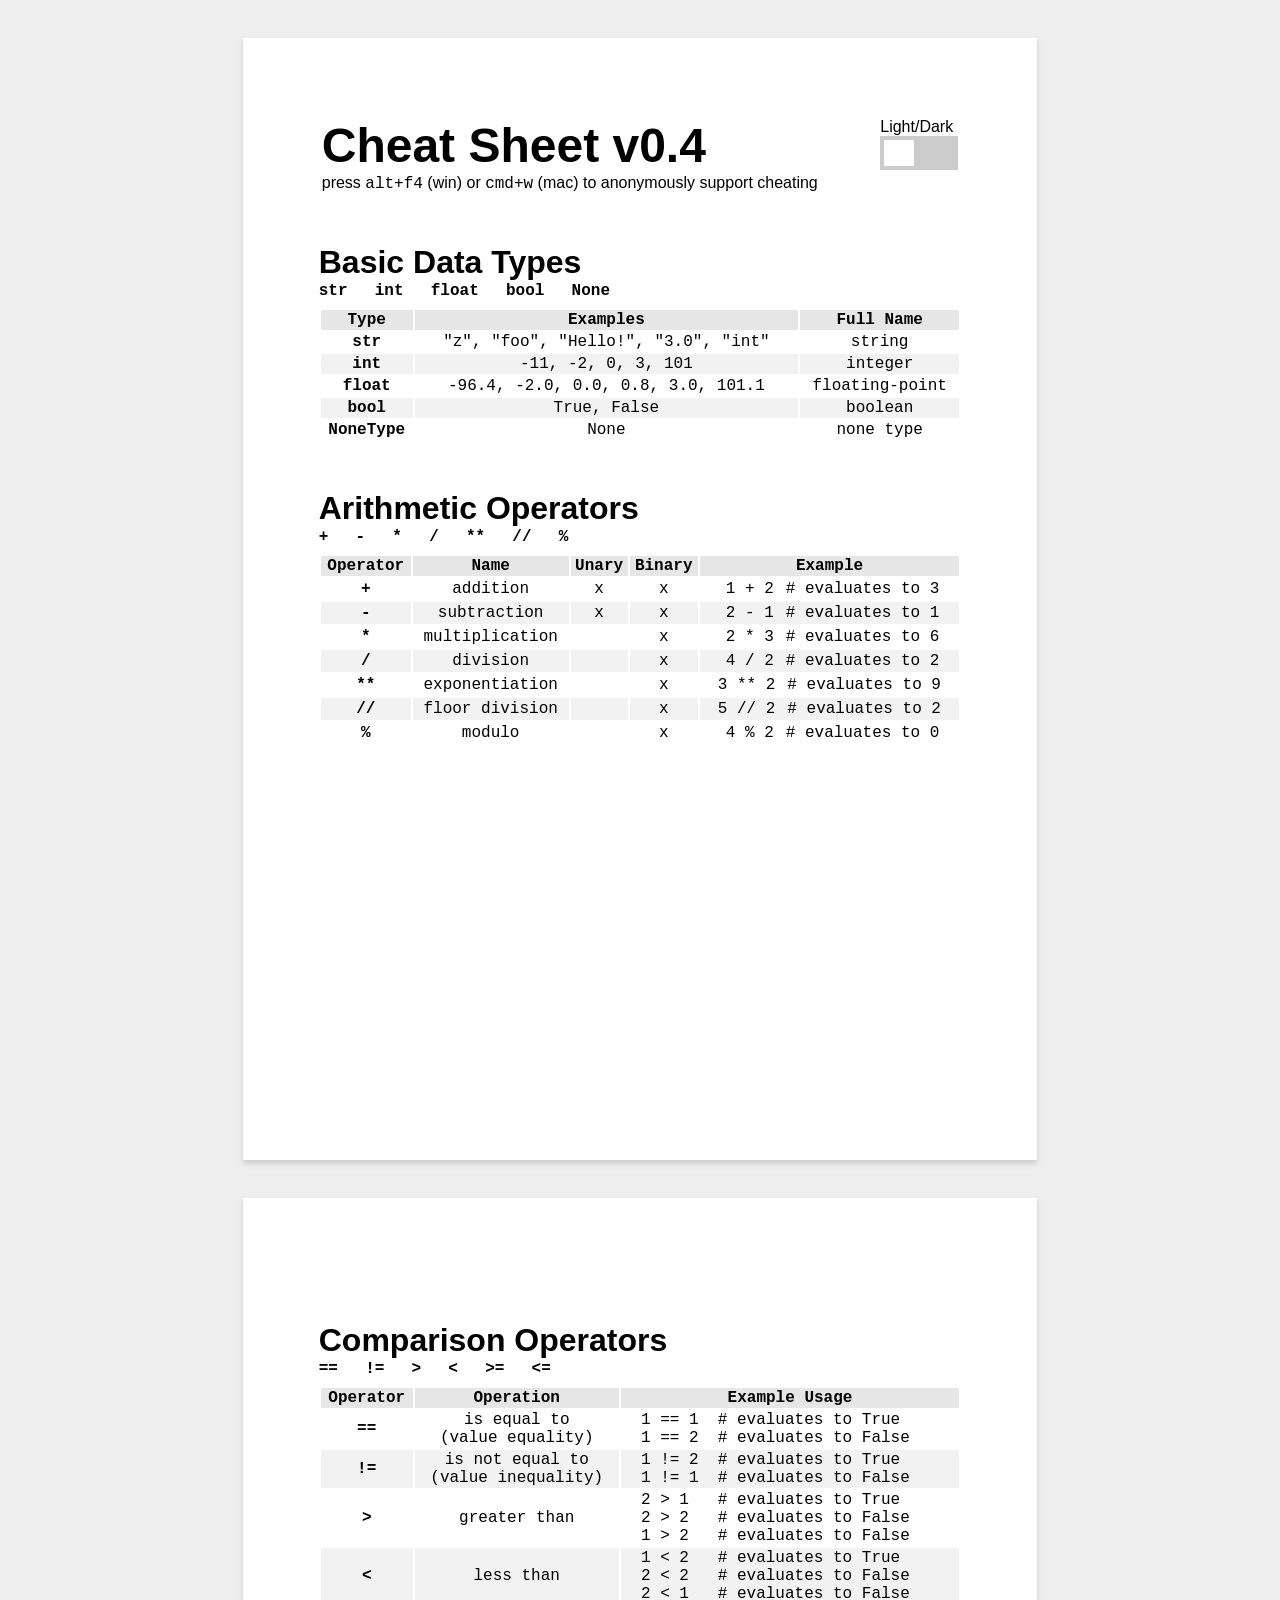
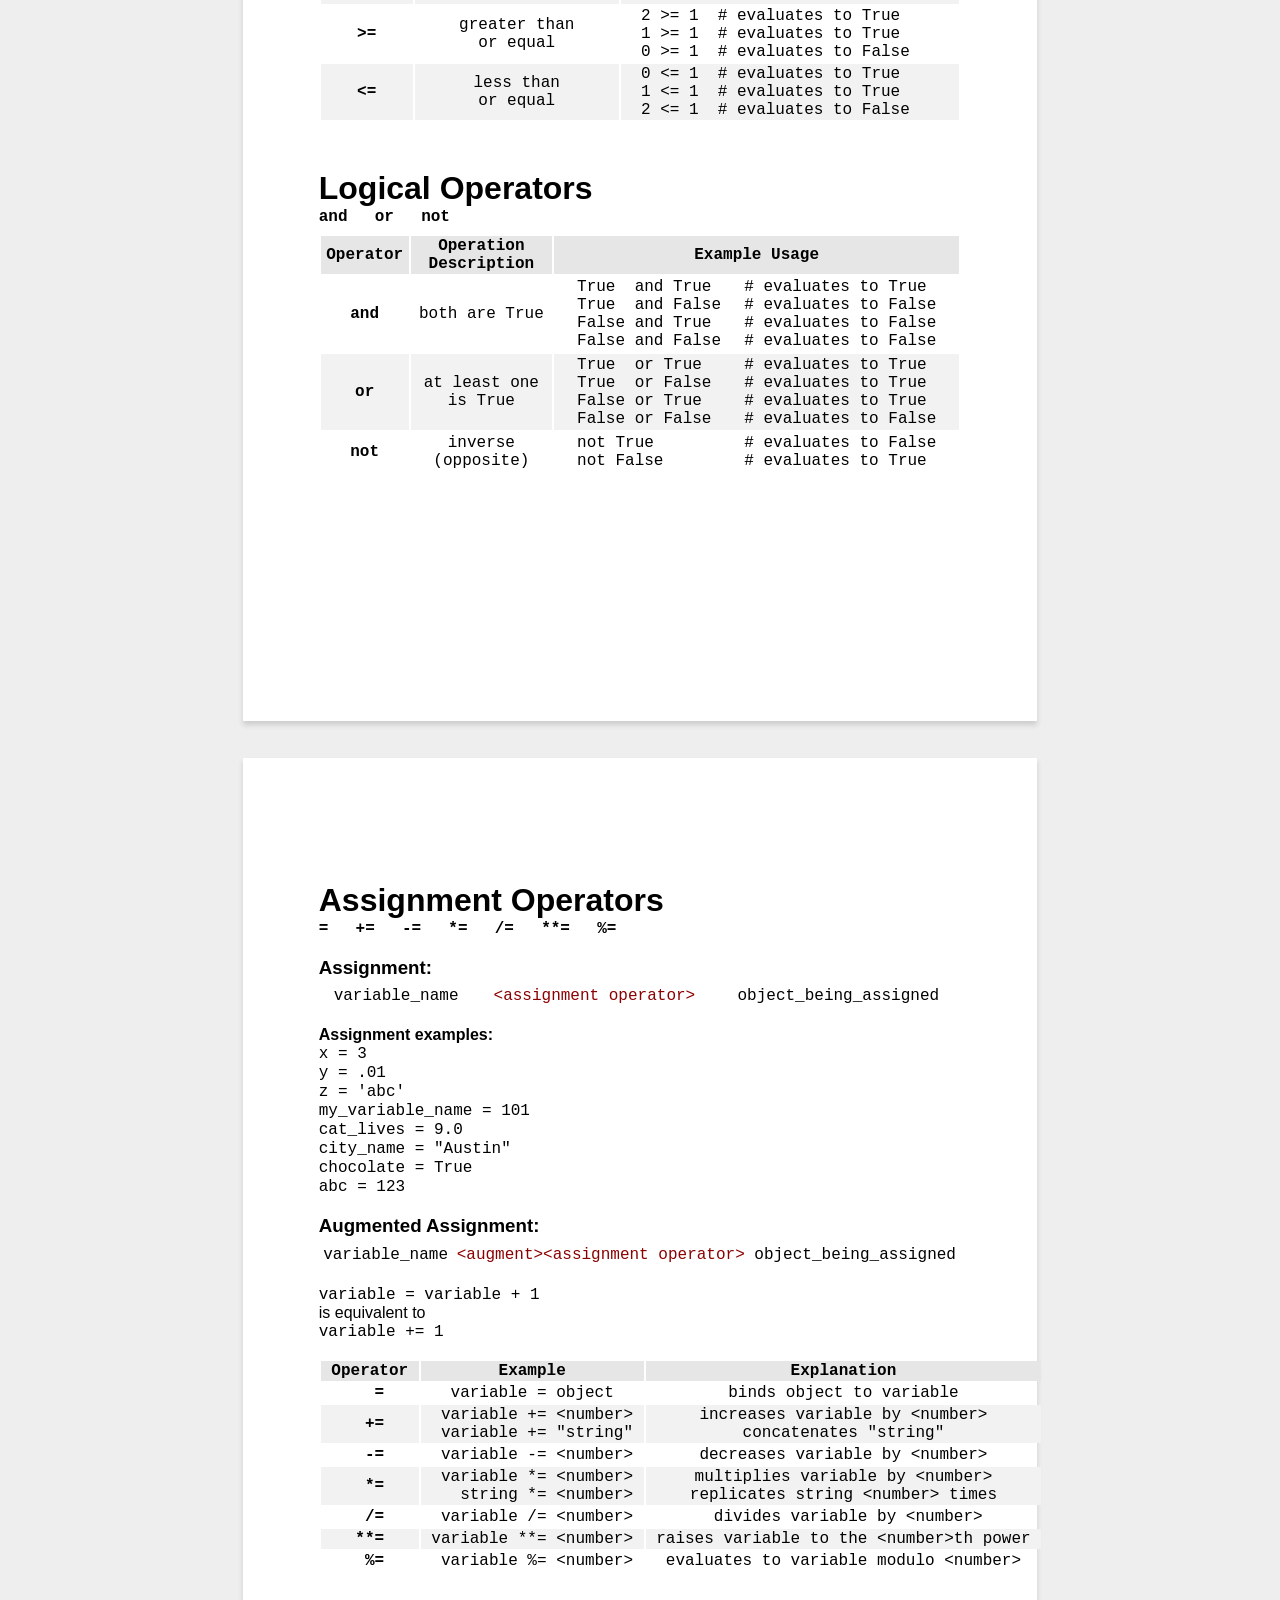
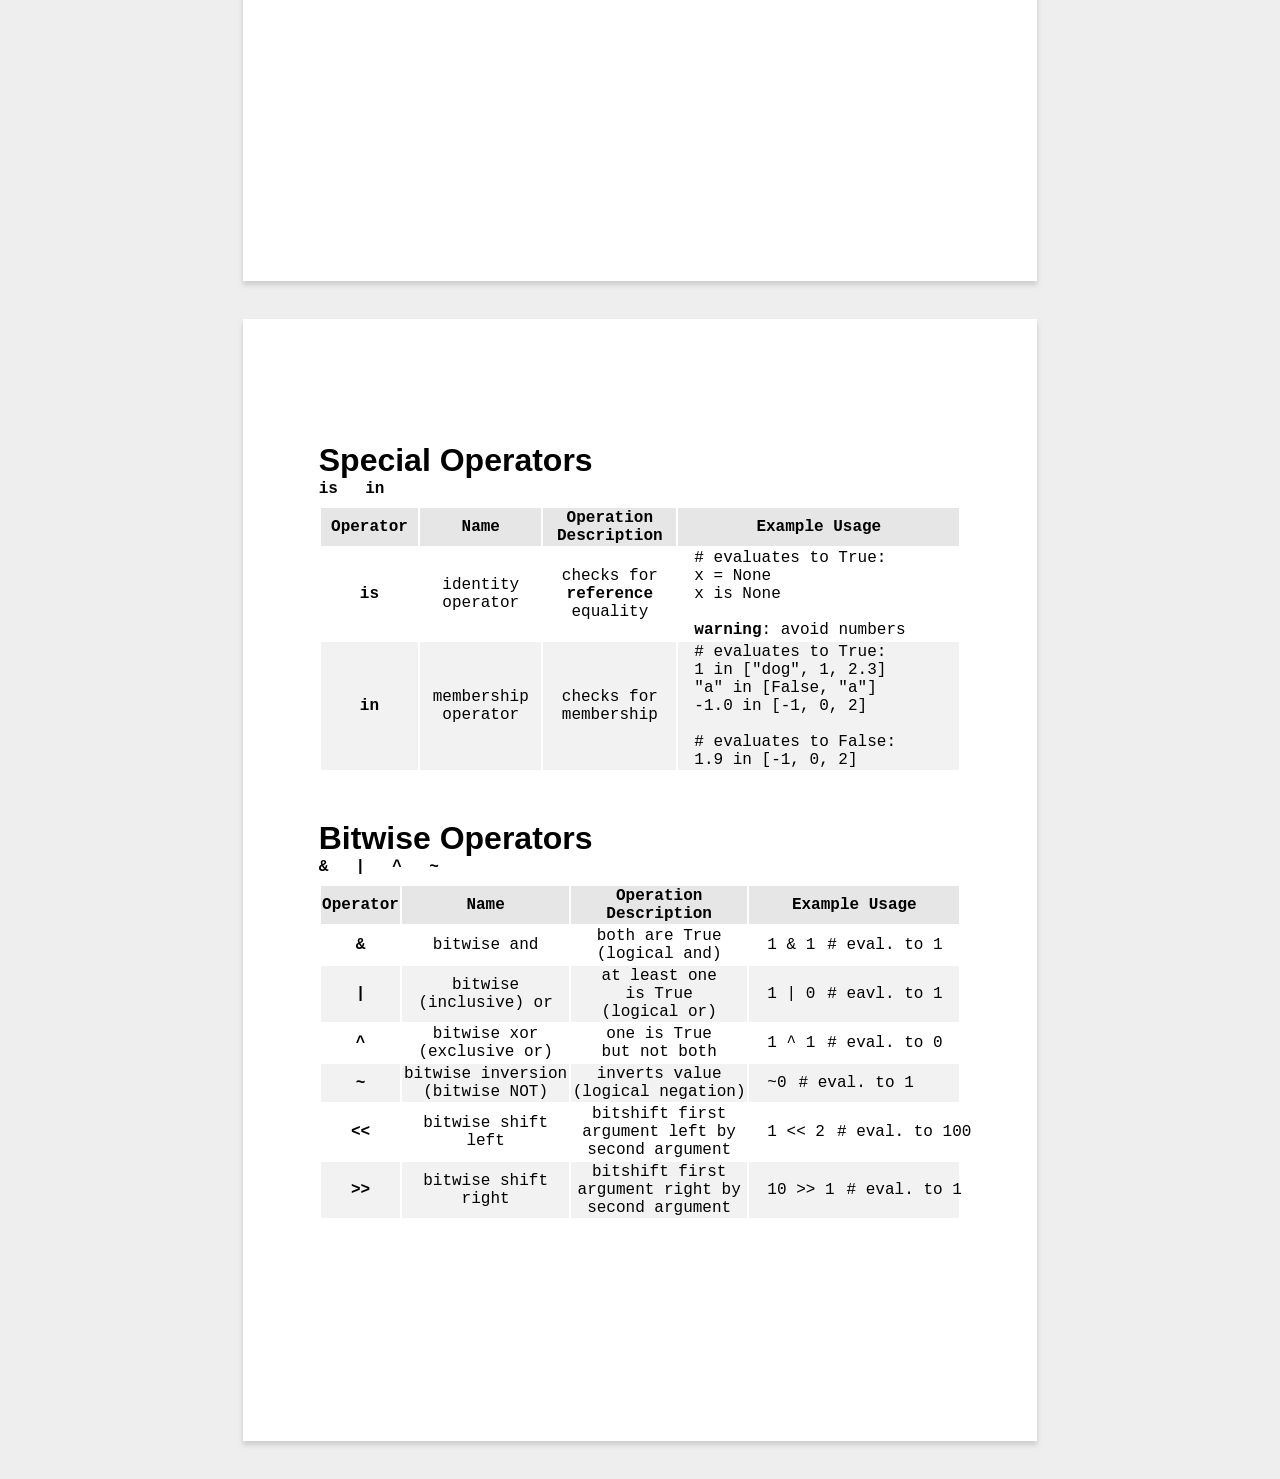
<file: static/PythonCheatSheet/index.html>
<!DOCTYPE html>

<!-- todo: refactor using flex -->
<!-- todo: fix Comparison Operators usage examples formatting -->
<!-- todo: bitwise formatting and examples -->

<html lang="en">
	<head>
		<meta name="viewport" content="width=device-width, initial-scale=1">
		<meta charset="utf-8">
		<!-- <meta http-equiv="X-UA-Compatible" content="IE=edge"> -->
		<meta name="description" content="Student Review Supplement (WIP - v0.4)">
		<title>Python Cheat Sheet</title>
		<link rel="stylesheet" type="text/css" href="sheets-of-paper-a4.css">
		<!-- <script async type="application/javascript" src="script.js"></script>   -->
		<script type="application/javascript" src="script.js" defer></script>  <!-- links to Java scripts (order dependent) -->
		
	</head>

	<body class="document">
		<div class="page" contenteditable="false">

			<table>
				<tr></tr>
				<tr>
					<!-- Title -->
					<td style="width: 100%">
						<h1 class="title" style="margin-top: 0;">Cheat Sheet v0.4</h1>
						<p style="margin-top: -2em;">press <kbd>alt+f4</kbd> (win) or <kbd>cmd+w</kbd> (mac) to anonymously support cheating</p>			
					</td>
					<!-- Dark/Light Button -->
					<td style="vertical-align: top; width: 0%">
						<label for="cbox">Light/Dark</label>
						<!-- Rectangular switch -->
						<label class="switch">
							<input id="cbox" type="checkbox">
							<span class="slider"></span>
						</label>
					</td>
				</tr>
			</table>



			<!-- Basic Data Types -->
			<div class="table_info">
				<h1 class="table"> Basic Data Types </h1>
				<code class="subhead"> str &ensp; int &ensp; float &ensp; bool &ensp; None </code>
			</div>

			<table class="default_table">
				<tr class="header">
					<th style="text-align: center;"> Type </th>
					<th style="text-align: center;"> Examples </th>
					<th style="text-align: center;"> Full Name </th>
				</tr>
				<tr>
					<td style="text-align: center;"> <b>str</b> </td>
					<td style="text-align: center;"> "z", "foo", "Hello!", "3.0", "int" </td>
					<td style="text-align: center;"> string </td>
				</tr>
				<tr>
					<td style="text-align: center;"> <b>int</b> </td>
					<td style="text-align: center;"> -11, -2, 0, 3, 101 </td>
					<td style="text-align: center;"> integer </td>
				</tr>
				<tr>
					<td style="text-align: center;"> <b>float</b> </td>
					<td style="text-align: center;"> -96.4, -2.0, 0.0, 0.8, 3.0, 101.1  </td>
					<td style="text-align: center;"> floating-point </td>
				</tr>
				<tr>
					<td style="text-align: center;"> <b>bool</b> </td>
					<td style="text-align: center;"> True, False </td>
					<td style="text-align: center;"> boolean </td>
				</tr>
				<tr>
					<td style="text-align: center;"> <b>NoneType</b> </td>
					<td style="text-align: center;"> None </td>
					<td style="text-align: center;"> none type </td>
				</tr>
			</table>

			<!-- Arithmetic Operators -->
			<div class="table_info">
				<h1 class="table"> Arithmetic Operators </h1>
				<code class="subhead"> + &ensp; - &ensp; * &ensp; / &ensp; ** &ensp; // &ensp; % </code>
			</div>
			<table class="default_table">
				<tr class="header">
					<th style="text-align: center;"> Operator </th>
					<th style="text-align: center;"> Name </th>
					<th style="text-align: center;"> Unary </th>
					<th style="text-align: center;"> Binary </th>
					<th style="text-align: center;"> Example </th>
				</tr>
				<tr>
					<td style="text-align: center;"> <b>+</b> </td>
					<td style="text-align: center;"> addition </td>
					<td style="text-align: center;"> x </td>
					<td style="text-align: center;"> x </td>
					<td style="text-align: left;">
						<table class="no_border sub_table1"> 
							<tr>
								<td style="text-align: right;"><code> &ensp;1 + 2 </code></td>
								<td> &ensp; </td>
								<td><code> # evaluates to 3 </code></td>
							</tr>
						</table>
					</td>
				</tr>
				<tr>
					<td style="text-align: center;"> <b>-</b> </td>
					<td style="text-align: center;"> subtraction </td>
					<td style="text-align: center;"> x </td>
					<td style="text-align: center;"> x </td>
					<td style="text-align: left;">
						<table class="no_border sub_table1"> 
							<tr>
								<td style="text-align: right;"><code> &ensp;2 - 1 </code></td>
								<td> &ensp; </td>
								<td><code> # evaluates to 1 </code></td>
							</tr>
						</table>
					</td>
				</tr>
				<tr>
					<td style="text-align: center;"> <b>*</b> </td>
					<td style="text-align: center;"> multiplication </td>
					<td style="text-align: center;">  </td>
					<td style="text-align: center;"> x </td>
					<td style="text-align: center;"> 
						<table class="no_border sub_table1"> 
							<tr>
								<td style="text-align: right;"><code> &ensp;2 * 3 </code></td>
								<td> &ensp; </td>
								<td><code> # evaluates to 6 </code></td>
							</tr>
						</table>
					</td>
				</tr>
				<tr>
					<td style="text-align: center;"> <b>/</b> </td>
					<td style="text-align: center;"> division </td>
					<td style="text-align: center;">  </td>
					<td style="text-align: center;"> x </td>
					<td style="text-align: center;"> 
						<table class="no_border sub_table1"> 
							<tr>
								<td style="text-align: right;"><code> &ensp;4 / 2 </code></td>
								<td> &ensp; </td>
								<td><code> # evaluates to 2 </code></td>
							</tr>
						</table>
					</td>
				</tr>
				<tr>
					<td style="text-align: center;"> <b>**</b> </td>
					<td style="text-align: center;"> exponentiation </td>
					<td style="text-align: center;">  </td>
					<td style="text-align: center;"> x </td>
					<td style="text-align: center;"> 
						<table class="no_border sub_table1"> 
							<tr>
								<td style="text-align: right;"><code> 3 ** 2 </code></td>
								<td> &ensp; </td>
								<td><code> # evaluates to 9 </code></td>
							</tr>
						</table>
					</td>

				</tr>
				<tr>
					<td style="text-align: center;"> <b>//</b> </td>
					<td style="text-align: center;"> floor division </td>
					<td style="text-align: center;">  </td>
					<td style="text-align: center;"> x </td>
					<td style="text-align: center;"> 
						<table class="no_border sub_table1"> 
							<tr>
								<td style="text-align: right;"><code> 5 // 2 </code></td>
								<td> &ensp; </td>
								<td><code> # evaluates to 2 </code></td>
							</tr>
						</table>
					</td>

				</tr>
				<tr>
					<td style="text-align: center;"> <b>%</b> </td>
					<td style="text-align: center;"> modulo </td>
					<td style="text-align: center;">  </td>
					<td style="text-align: center;"> x </td>
					<td style="text-align: center;"> 
						<table class="no_border sub_table1"> 
							<tr>
								<td style="text-align: right;"><code> &ensp;4 % 2 </code></td>
								<td> &ensp; </td>
								<td><code> # evaluates to 0 </code></td>
							</tr>
						</table>
					</td>
				</tr>
			</table>
		</div>

		<div class="page" contenteditable="false">

			<!-- Comparison Operators -->
			<div class="table_info">
				<h1 class="table"> Comparison Operators </h1>
				<code class="subhead"> == &ensp; != &ensp; &gt &ensp; &lt &ensp; &gt= &ensp; &lt= </code>
			</div>

			<table class="default_table">
				<tr class="header">
					<th style="text-align: center;"> Operator </th>
					<th style="text-align: center;"> Operation </th>
					<th style="text-align: center;"> Example Usage </th>
				</tr>
				<tr>
					<td style="text-align: center;"> <b>==</b> </td>
					<td style="text-align: center;"> is equal to<br>(value equality) </td>
					<td style="text-align: left;">	<code>&nbsp; 1 == 1  &nbsp;# evaluates to True </code><br>
												  	<code>&nbsp; 1 == 2  &nbsp;# evaluates to False</code></td>

				</tr>
				<tr>
					<td style="text-align: center;"> <b>!=</b> </td>
					<td style="text-align: center;"> is not equal to<br>(value inequality) </td>
					<td style="text-align: left;">	<code>&nbsp; 1 != 2  &nbsp;# evaluates to True </code><br>
												  	<code>&nbsp; 1 != 1  &nbsp;# evaluates to False </code></td>
				</tr>
				<tr>
					<td style="text-align: center;"> <b>&gt</b> </td>
					<td style="text-align: center;"> greater than </td>
					<td style="text-align: left;">	<code>&nbsp; 2 &gt 1  &nbsp;&nbsp;# evaluates to True </code><br>
												  	<code>&nbsp; 2 &gt 2  &nbsp;&nbsp;# evaluates to False </code><br>
												  	<code>&nbsp; 1 &gt 2  &nbsp;&nbsp;# evaluates to False </code></td>
				</tr>
				<tr>
					<td style="text-align: center;"> <b>&lt</b> </td>
					<td style="text-align: center;"> less than </td>
					<td style="text-align: left;">	<code>&nbsp; 1 &lt 2  &nbsp;&nbsp;# evaluates to True </code><br>
												  	<code>&nbsp; 2 &lt 2  &nbsp;&nbsp;# evaluates to False </code><br>
												  	<code>&nbsp; 2 &lt 1  &nbsp;&nbsp;# evaluates to False </code></td>
				</tr>
				<tr>
					<td style="text-align: center;"> <b>&gt=</b> </td>
					<td style="text-align: center;"> greater than<br>or equal </td>
					<td style="text-align: left;">	<code>&nbsp; 2 &gt= 1  &nbsp;# evaluates to True </code><br>
												  	<code>&nbsp; 1 &gt= 1  &nbsp;# evaluates to True </code><br>
												  	<code>&nbsp; 0 &gt= 1  &nbsp;# evaluates to False </code></td>
				</tr>
				<tr>
					<td style="text-align: center;"> <b>&lt=</b> </td>
					<td style="text-align: center;"> less than<br>or equal </td>
					<td style="text-align: left;">	<code>&nbsp; 0 &lt= 1  &nbsp;# evaluates to True </code><br>
												  	<code>&nbsp; 1 &lt= 1  &nbsp;# evaluates to True </code><br>
												  	<code>&nbsp; 2 &lt= 1  &nbsp;# evaluates to False </code></td>
				</tr>
			</table>


			<!-- Logical Operators -->
			<div class="table_info">
				<h1 class="table"> Logical Operators </h1>
				<code class="subhead"> and &ensp; or &ensp; not </code>
			</div>

			<table class="default_table">
				<tr class="header">
					<th style="text-align: center;"> Operator </th>
					<th style="text-align: center;"> Operation<br>Description </th>
					<th style="text-align: center;"> Example Usage </th>
				</tr>
				<tr>
					<td style="text-align: center;"> <b>and</b> </td>
					<td style="text-align: center;"> both are True </td>
					<td style="text-align: left;">
						<table class="no_space_table">
							<tr></tr>
							<tr>
								<td>
									True &nbsp;and True<br>
									True &nbsp;and False<br>
									False and True<br>
									False and False<br>
								</td>
								<td>&nbsp;&nbsp;</td>
								<td>
									<code># evaluates to True</code><br>
									<code># evaluates to False</code><br>
									<code># evaluates to False</code><br>
									<code># evaluates to False</code><br>
								</td>
							</tr>
						</table>
					</td>
				</tr>
				<tr>
					<td style="text-align: center;"> <b>or</b> </td>
					<td style="text-align: center;"> at least one<br>is True </td>
					<td style="text-align: left;">
						<table class="no_space_table">
							<tr></tr>
							<tr>
								<td>
									True &nbsp;or True<br>
									True &nbsp;or False<br>
									False or True<br>
									False or False<br>
								</td>
								<td>&nbsp;&nbsp;&nbsp;</td>
								<td>
									<code># evaluates to True</code><br>
									<code># evaluates to True</code><br>
									<code># evaluates to True</code><br>
									<code># evaluates to False</code><br>
								</td>
							</tr>
						</table>
					</td>
				</tr>
				<tr>
					<td style="text-align: center;"> <b>not</b> </td>
					<td style="text-align: center;"> inverse<br>(opposite) </td>
					<td style="text-align: left;">
						<table class="no_space_table">
							<tr></tr>
							<tr>
								<td>
									not True<br>
									not False<br>
								</td>
								<td>&nbsp;&nbsp;&nbsp;&nbsp;&nbsp;&nbsp;&nbsp;&nbsp;</td>
								<td>
									<code># evaluates to False</code><br>
									<code># evaluates to True</code><br>
								</td>
							</tr>
						</table>
					</td>
				</tr>
			</table>

		</div>


		<div class="page" contenteditable="false">

			<!-- Assignment Operators -->
			<div class="table_info">
				<h1 class="table"> Assignment Operators </h1>
				<code class="subhead"> = &ensp; += &ensp; -= &ensp; *= &ensp; /= &ensp; **= &ensp; %= </code>
			</div>

			<h3 style="margin-bottom: .25em;">Assignment:</h3>

			<table style="width: 100%; text-align: center;">
				<tr style="background-color: white !important;">
					<td>
						<code> variable_name </code>
					</td>
					<td>
						<code style="color: darkred">&lt;assignment operator&gt; </code>
					</td>
					<td>
						<code> object_being_assigned </code>
					</td>
				</tr>
			</table>

			<br>
			<b>Assignment examples:</b><br>
			<code>
				x = 3<br>
				y = .01<br>
				z = 'abc'<br>
				my_variable_name = 101<br>
				cat_lives = 9.0<br>
				city_name = "Austin"<br>
				chocolate = True<br>
				abc = 123
			</code>

			<h3 style="margin-bottom: .25em;">Augmented Assignment:</h3>

			<table style="width: 100%; text-align: center;">
				<tr style="background-color: white !important;">
					<td>
						<code> variable_name </code>
					</td>
					<td>
						<code style="color: darkred">&lt;augment>&lt;assignment operator&gt; </code>
					</td>
					<td>
						<code> object_being_assigned </code>
					</td>
				</tr>
			</table><br>

			<p>
			<code> variable = variable + 1 </code><br>
			is equivalent to<br>
			<code> variable += 1 </code>
			</p>

			<br>
			<table class="default_table" style="white-space: pre;">
				<tr class="header">
					<th style="text-align: left;"> Operator </th>
					<th style="text-align: center;"> Example </th>
					<th style="text-align: center;"> Explanation </th>
				</tr>
				<tr>
					<td style="text-align: center;"> <b>  =</b> </td>
					<td style="text-align: left;"><code>   variable = object </code></td>
					<td style="text-align: center;"> binds object to variable </td>
				</tr>
				<tr>
					<td style="text-align: center;"> <b> +=</b> </td>
					<td style="text-align: left;"><code>  variable += &lt;number&gt; </code><br><code>  variable += "string" </code></td>
					<td style="text-align: center;"> increases variable by &lt;number&gt; <br> concatenates "string" </td>
				</tr>
				<tr>
					<td style="text-align: center;"> <b> -=</b> </td>
					<td style="text-align: left;"><code>  variable -= &lt;number&gt; </code></td>
					<td style="text-align: center;"> decreases variable by &lt;number&gt; </td>
				</tr>
				<tr>
					<td style="text-align: center;"> <b> *=</b> </td>
					<td style="text-align: left;"><code>  variable *= &lt;number&gt; </code><br><code>    string *= &lt;number&gt; </code></td>
					<td style="text-align: center;"> multiplies variable by &lt;number&gt; <br> replicates string &lt;number&gt; times </td>
				</tr>
				<tr>
					<td style="text-align: center;"> <b> /=</b> </td>
					<td style="text-align: left;"><code>  variable /= &lt;number&gt; </code></td>
					<td style="text-align: center;"> divides variable by &lt;number&gt;</td>
				</tr>
				<tr>
					<td style="text-align: center;"> <b>**=</b> </td>
					<td style="text-align: left;"><code> variable **= &lt;number&gt; </code></td>
					<td style="text-align: center;"> raises variable to the &lt;number&gt;th power </td>
				</tr>
				<tr>
					<td style="text-align: center;"> <b> %=</b> </td>
					<td style="text-align: left;"><code>  variable %= &lt;number&gt; </code></td>
					<td style="text-align: center;"> evaluates to variable modulo &lt;number&gt; </td>
				</tr>
			</table>
			
		</div>



		<div class="page" contenteditable="false">

			<!-- Special Operators -->
			<div class="table_info">
				<h1 class="table"> Special Operators </h1>
				<code class="subhead"> is &ensp; in </code>
			</div>

			<table class="default_table">
				<tr class="header">
					<th style="text-align: center;"> Operator </th>
					<th style="text-align: center;"> Name </th>
					<th style="text-align: center;"> Operation<br>Description </th>
					<th style="text-align: center;"> Example Usage </th>
				</tr>
				<tr>
					<td style="text-align: center;"> <b>is</b> </td>
					<td style="text-align: center;"> identity <br>operator </td>
					<td style="text-align: center;"> checks for <br><b>reference</b><br>equality <br></td>
					<td style="	text-align: left;
								padding-right: 0em !important;
								padding-left: 1em !important;">
													<code> # evaluates to True:</code><br>
													<code> x = None</code><br>
													<code> x is None </code><br>
													<br>
													<code> <b>warning</b>: avoid numbers</code><br></td>
				</tr>
				<tr>
					<td style="text-align: center;"> <b>in</b> </td>
					<td style="text-align: center;"> membership <br>operator </td>
					<td style="text-align: center;"> checks for <br>membership </td>
					<td style="	text-align: left;
								padding-right: 0em !important;
								padding-left: 1em !important;">
													<code> # evaluates to True:</code><br>
													<code> 1 in ["dog", 1, 2.3] </code><br>
													<code> "a" in [False, "a"] </code><br>
													<code> -1.0 in [-1, 0, 2] </code><br>
													<code> </code><br>
													<code> # evaluates to False:</code><br>
													<code> 1.9 in [-1, 0, 2] </code><br></td>
				</tr>
			</table>


			<!-- Bitwise Operators -->
			<div class="table_info">
				<h1 class="table"> Bitwise Operators </h1>
				<code class="subhead"> & &ensp; | &ensp; ^ &ensp; ~ &ensp; </code>
			</div>

			<table class="default_table">
				<tr class="header">
					<th style="text-align: center;"> Operator </th>
					<th style="text-align: center;"> Name </th>
					<th style="text-align: center;"> Operation<br>Description </th>
					<th style="text-align: center;"> Example Usage </th>
				</tr>
				<tr>
					<td style="text-align: center;"> <b>&</b> </td>
					<td style="text-align: center;"> bitwise and </td>
					<td style="text-align: center;"> both are True <br> (logical and) </td>
					<td style="text-align: center;"> 
						<table class="no_border sub_table1"> 
							<tr>
								<td style="text-align: right;"><code> 1 & 1 </code></td>
								<td> &ensp; </td>
								<td><code> # eval. to 1 </code></td>
							</tr>
						</table>
					</td>
				</tr>
				<tr>
					<td style="text-align: center;"> <b>|</b> </td>
					<td style="text-align: center;"> bitwise <br> (inclusive) or </td>
					<td style="text-align: center;"> at least one <br> is True <br> (logical or) </td>
					<td style="text-align: center;"> 
						<table class="no_border sub_table1"> 
							<tr>
								<td style="text-align: right;"><code> 1 | 0 </code></td>
								<td> &ensp; </td>
								<td> # eavl. to 1 </td>
							</tr>
						</table>
					</td>
				</tr>
				<tr>
					<td style="text-align: center;"> <b>^</b> </td>
					<td style="text-align: center;"> bitwise xor <br> (exclusive or) </td>
					<td style="text-align: center;"> one is True <br> but not both</td>
					<td style="text-align: center;"> 
						<table class="no_border sub_table1"> 
							<tr>
								<td style="text-align: right;"><code> 1 ^ 1 </code></td>
								<td> &ensp; </td>
								<td> # eval. to 0 </td>
							</tr>
						</table>
					</td>
				</tr>
				<tr>
					<td style="text-align: center;"> <b>~</b> </td>
					<td style="text-align: center;"> bitwise inversion <br> (bitwise NOT) </td>
					<td style="text-align: center;"> inverts value <br> (logical negation) </td>
					<td style="text-align: center;"> 
						<table class="no_border sub_table1"> 
							<tr>
								<td style="text-align: right;"><code> ~0 </code></td>
								<td> &ensp; </td>
								<td> # eval. to 1 </td>
							</tr>
						</table>
					</td>
				</tr>
				<tr>
					<td style="text-align: center;"> <b>&lt;&lt;</b> </td>
					<td style="text-align: center;"> bitwise shift <br> left </td>
					<td style="text-align: center;"> bitshift first <br> argument left by <br> second argument </td>
					<td style="text-align: center;"> 
						<table class="no_border sub_table1"> 
							<tr>
								<td style="text-align: right;"><code> 1 &lt;&lt; 2 </code></td>
								<td> &ensp; </td>
								<td> # eval. to 100 </td>
							</tr>
						</table>
					</td>
				</tr>
				<tr>
					<td style="text-align: center;"> <b>>></b> </td>
					<td style="text-align: center;"> bitwise shift <br> right </td>
					<td style="text-align: center;"> bitshift first <br> argument right by <br> second argument </td>
					<td style="text-align: center;"> 
						<table class="no_border sub_table1"> 
							<tr>
								<td style="text-align: right;"><code> 10 >> 1 </code></td>
								<td> &ensp; </td>
								<td> # eval. to 1 </td>
							</tr>
						</table>
					</td>

				</tr>
			</table>
		</div>

	</body>

<!-- USING: HTML-Sheets-of-Paper (https://github.com/delight-im/HTML-Sheets-of-Paper) -->

</html>
</file>
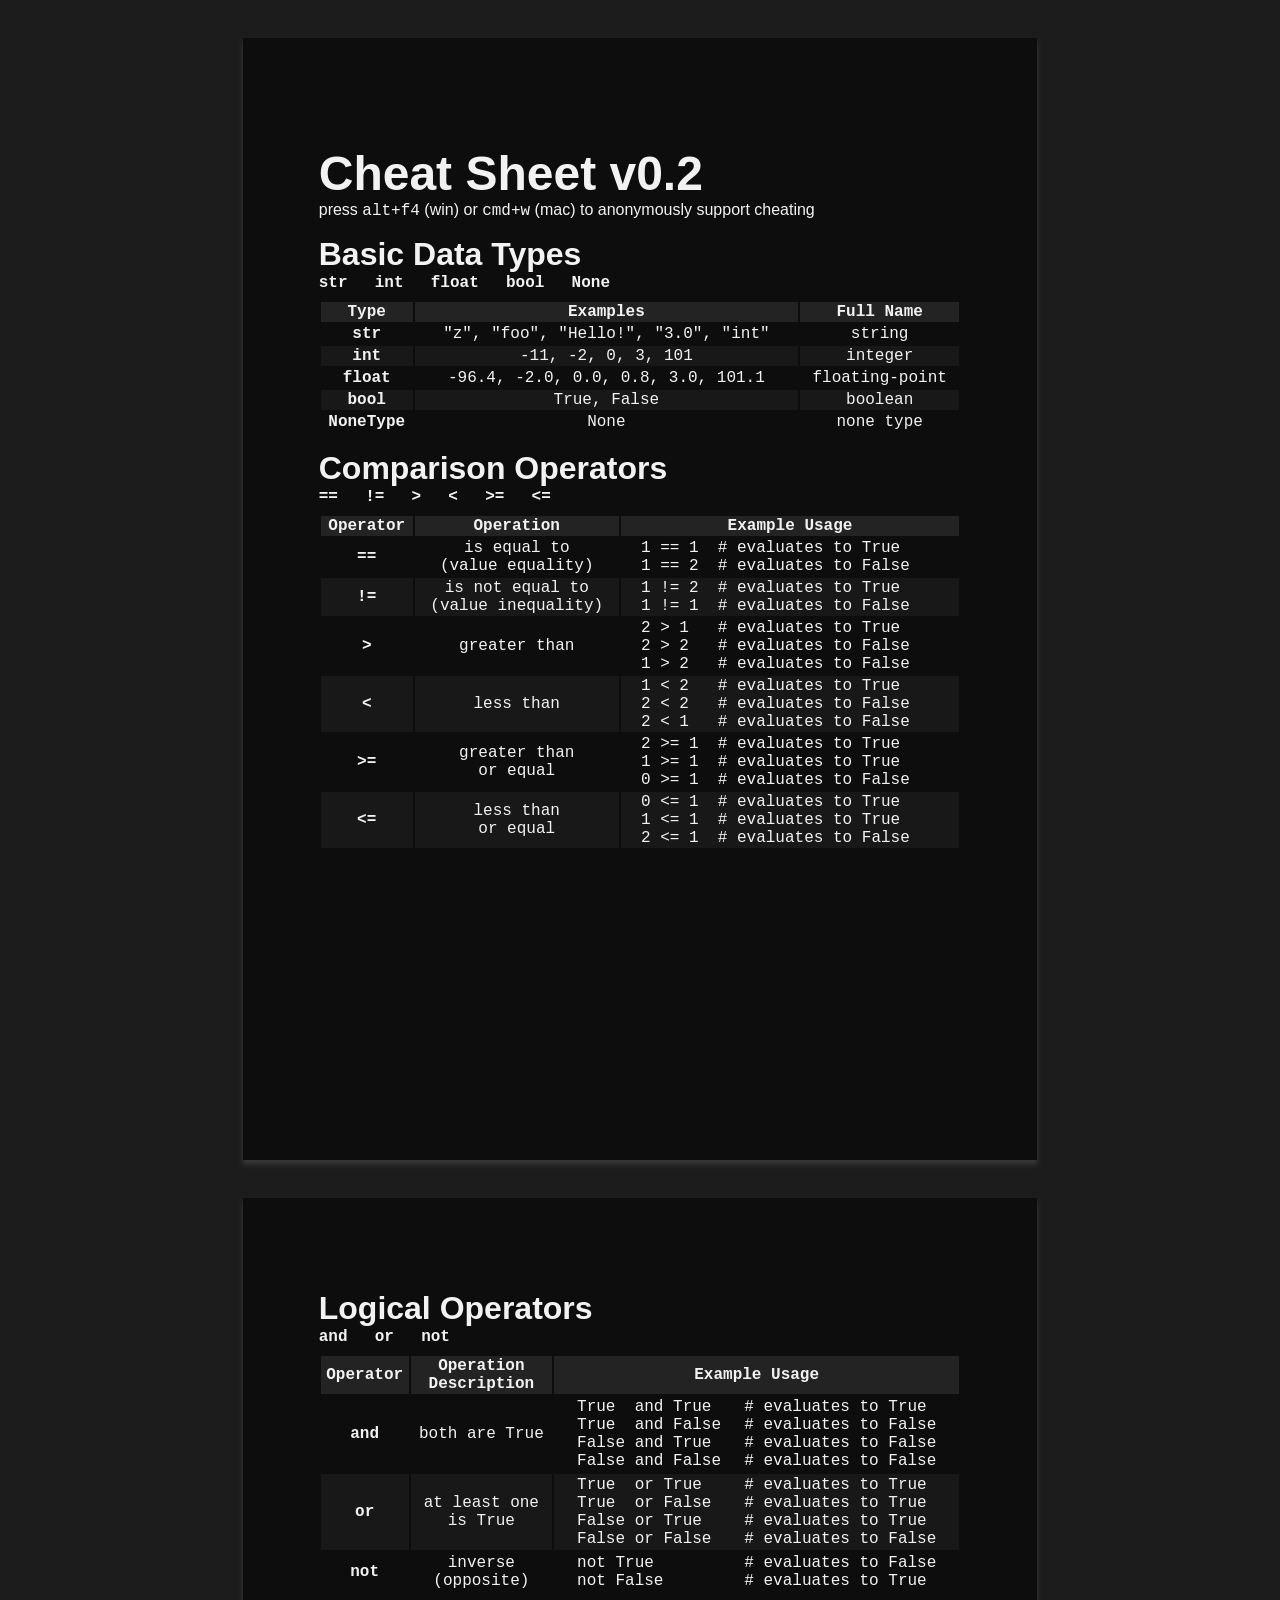
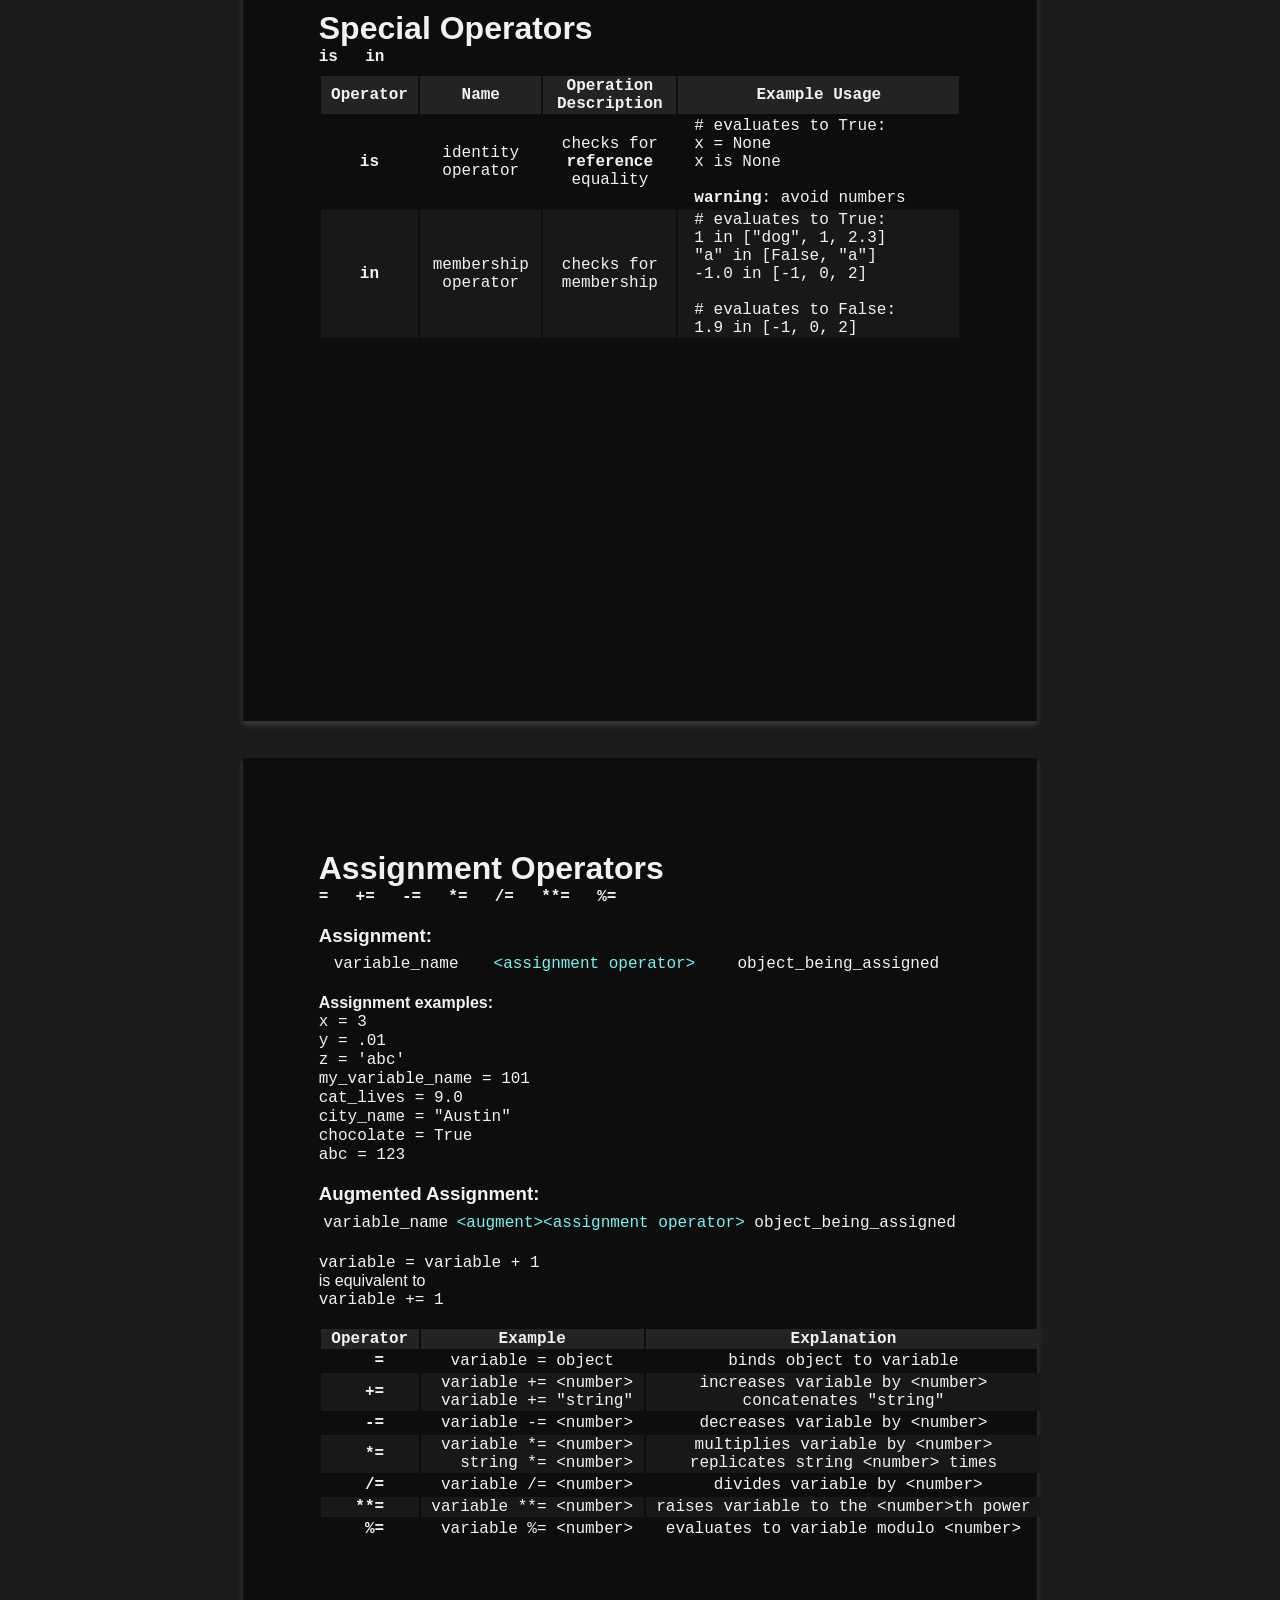
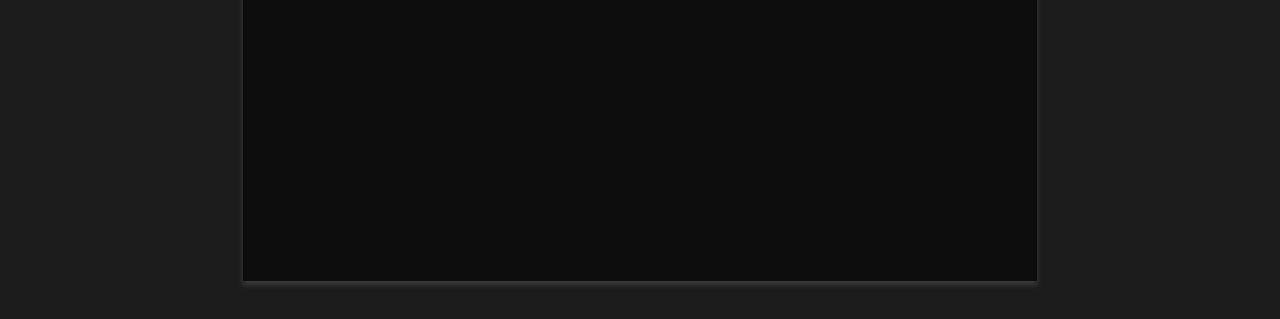
<file: static/PythonCheatSheetV0.2.html>
<!DOCTYPE html>


<meta name="viewport" content="width=device-width, initial-scale=1">

<!--
 * HTML-Sheets-of-Paper (https://github.com/delight-im/HTML-Sheets-of-Paper)
 * Copyright (c) delight.im (https://www.delight.im/)
 * Licensed under the MIT License (https://opensource.org/licenses/MIT)
-->

<html lang="en">
	<head>
		<meta charset="utf-8">
		<meta http-equiv="X-UA-Compatible" content="IE=edge">
		<meta name="description" content="Emulating real sheets of paper in web documents (using HTML and CSS)">
		<title>Sheets of Paper</title>
		<link rel="stylesheet" type="text/css" href="css/sheets-of-paper-a4.css">
	</head>
	<body class="document">
		<div class="page" contenteditable="true">
			<h1 class="title">Cheat Sheet v0.2</h1>
			<p style="margin-top: -2em;">press <kbd>alt+f4</kbd> (win) or <kbd>cmd+w</kbd> (mac) to anonymously support cheating</p>
			<div class="table_info">
				<h1 class="table">
					Basic Data Types
				</h1>
				<code class="subhead"> str &ensp; int &ensp; float &ensp; bool &ensp; None </code>
			</div>

			<table class="default_table">
				<tr class="header">
					<th style="text-align: center;"> Type </th>
					<th style="text-align: center;"> Examples </th>
					<th style="text-align: center;"> Full Name </th>
				</tr>
				<tr>
					<td style="text-align: center;"> <b>str</b> </td>
					<td style="text-align: center;"> "z", "foo", "Hello!", "3.0", "int" </td>
					<td style="text-align: center;"> string </td>
				</tr>
				<tr>
					<td style="text-align: center;"> <b>int</b> </td>
					<td style="text-align: center;"> -11, -2, 0, 3, 101 </td>
					<td style="text-align: center;"> integer </td>
				</tr>
				<tr>
					<td style="text-align: center;"> <b>float</b> </td>
					<td style="text-align: center;"> -96.4, -2.0, 0.0, 0.8, 3.0, 101.1  </td>
					<td style="text-align: center;"> floating-point </td>
				</tr>
				<tr>
					<td style="text-align: center;"> <b>bool</b> </td>
					<td style="text-align: center;"> True, False </td>
					<td style="text-align: center;"> boolean </td>
				</tr>
				<tr>
					<td style="text-align: center;"> <b>NoneType</b> </td>
					<td style="text-align: center;"> None </td>
					<td style="text-align: center;"> none type </td>
				</tr>
			</table>

			<div class="table_info">

				<h1 class="table">
					Comparison Operators
				</h1>
				<code class="subhead"> == &ensp; != &ensp; &gt &ensp; &lt &ensp; &gt= &ensp; &lt= </code>
				
			</div>

			
			<table class="default_table">
				<tr class="header">
					<th style="text-align: center;"> Operator </th>
					<th style="text-align: center;"> Operation </th>
					<th style="text-align: center;"> Example Usage </th>
				</tr>
				<tr>
					<td style="text-align: center;"> <b>==</b> </td>
					<td style="text-align: center;"> is equal to<br>(value equality) </td>
					<td style="text-align: left;">	<code>&nbsp; 1 == 1  &nbsp;# evaluates to True </code><br>
												  	<code>&nbsp; 1 == 2  &nbsp;# evaluates to False</code></td>

				</tr>
				<tr>
					<td style="text-align: center;"> <b>!=</b> </td>
					<td style="text-align: center;"> is not equal to<br>(value inequality) </td>
					<td style="text-align: left;">	<code>&nbsp; 1 != 2  &nbsp;# evaluates to True </code><br>
												  	<code>&nbsp; 1 != 1  &nbsp;# evaluates to False </code></td>
				</tr>
				<tr>
					<td style="text-align: center;"> <b>&gt</b> </td>
					<td style="text-align: center;"> greater than </td>
					<td style="text-align: left;">	<code>&nbsp; 2 &gt 1  &nbsp;&nbsp;# evaluates to True </code><br>
												  	<code>&nbsp; 2 &gt 2  &nbsp;&nbsp;# evaluates to False </code><br>
												  	<code>&nbsp; 1 &gt 2  &nbsp;&nbsp;# evaluates to False </code></td>
				</tr>
				<tr>
					<td style="text-align: center;"> <b>&lt</b> </td>
					<td style="text-align: center;"> less than </td>
					<td style="text-align: left;">	<code>&nbsp; 1 &lt 2  &nbsp;&nbsp;# evaluates to True </code><br>
												  	<code>&nbsp; 2 &lt 2  &nbsp;&nbsp;# evaluates to False </code><br>
												  	<code>&nbsp; 2 &lt 1  &nbsp;&nbsp;# evaluates to False </code></td>
				</tr>
				<tr>
					<td style="text-align: center;"> <b>&gt=</b> </td>
					<td style="text-align: center;"> greater than<br>or equal </td>
					<td style="text-align: left;">	<code>&nbsp; 2 &gt= 1  &nbsp;# evaluates to True </code><br>
												  	<code>&nbsp; 1 &gt= 1  &nbsp;# evaluates to True </code><br>
												  	<code>&nbsp; 0 &gt= 1  &nbsp;# evaluates to False </code></td>
				</tr>
				<tr>
					<td style="text-align: center;"> <b>&lt=</b> </td>
					<td style="text-align: center;"> less than<br>or equal </td>
					<td style="text-align: left;">	<code>&nbsp; 0 &lt= 1  &nbsp;# evaluates to True </code><br>
												  	<code>&nbsp; 1 &lt= 1  &nbsp;# evaluates to True </code><br>
												  	<code>&nbsp; 2 &lt= 1  &nbsp;# evaluates to False </code></td>
				</tr>
			</table>
		</div>
		<div class="page" contenteditable="true">

			<div class="table_info">

				<h1 class="table">
					Logical Operators
				</h1>
				<code class="subhead"> and &ensp; or &ensp; not </code>
				
			</div>
				
			<table class="default_table">
				<tr class="header">
					<th style="text-align: center;"> Operator </th>
					<th style="text-align: center;"> Operation<br>Description </th>
					<th style="text-align: center;"> Example Usage </th>
				</tr>
				<tr>
					<td style="text-align: center;"> <b>and</b> </td>
					<td style="text-align: center;"> both are True </td>
					<td style="text-align: left;">
						<table class="no_space_table">
							<tr></tr>
							<tr>
								<td>
									True &nbsp;and True<br>
									True &nbsp;and False<br>
									False and True<br>
									False and False<br>
								</td>
								<td>&nbsp;&nbsp;</td>
								<td>
									# evaluates to True<br>
									# evaluates to False<br>
									# evaluates to False<br>
									# evaluates to False<br>
								</td>
							</tr>
						</table>
					</td>
				</tr>
				<tr>
					<td style="text-align: center;"> <b>or</b> </td>
					<td style="text-align: center;"> at least one<br>is True </td>
					<td style="text-align: left;">
						<table class="no_space_table">
							<tr></tr>
							<tr>
								<td>
									True &nbsp;or True<br>
									True &nbsp;or False<br>
									False or True<br>
									False or False<br>
								</td>
								<td>&nbsp;&nbsp;&nbsp;</td>
								<td>
									# evaluates to True<br>
									# evaluates to True<br>
									# evaluates to True<br>
									# evaluates to False<br>
								</td>
							</tr>
						</table>
					</td>
				</tr>
				<tr>
					<td style="text-align: center;"> <b>not</b> </td>
					<td style="text-align: center;"> inverse<br>(opposite) </td>
					<td style="text-align: left;">
						<table class="no_space_table">
							<tr></tr>
							<tr>
								<td>
									not True<br>
									not False<br>
								</td>
								<td>&nbsp;&nbsp;&nbsp;&nbsp;&nbsp;&nbsp;&nbsp;&nbsp;</td>
								<td>
									# evaluates to False<br>
									# evaluates to True<br>
								</td>
							</tr>
						</table>
					</td>
				</tr>
			<table>

			
			<div class="table_info">

				<h1 class="table">
					Special Operators
				</h1>
				<code class="subhead"> is &ensp; in </code>
				
			</div>
			
			<table class="default_table">
				<tr class="header">
					<th style="text-align: center;"> Operator </th>
					<th style="text-align: center;"> Name </th>
					<th style="text-align: center;"> Operation<br>Description </th>
					<th style="text-align: center;"> Example Usage </th>
				</tr>
				<tr>
					<td style="text-align: center;"> <b>is</b> </td>
					<td style="text-align: center;"> identity <br>operator </td>
					<td style="text-align: center;"> checks for <br><b>reference</b><br>equality <br></td>
					<td style="	text-align: left; 
								padding-right: 0em !important;
								padding-left: 1em !important;">
													<code> # evaluates to True:</code><br>
													<code> x = None</code><br>
													<code> x is None </code><br>
													<br>
													<code> <b>warning</b>: avoid numbers</code><br></td>
				</tr>
				<tr>
					<td style="text-align: center;"> <b>in</b> </td>
					<td style="text-align: center;"> membership <br>operator </td>
					<td style="text-align: center;"> checks for <br>membership </td>
					<td style="	text-align: left; 
								padding-right: 0em !important;
								padding-left: 1em !important;">
													<code> # evaluates to True:</code><br>
													<code> 1 in ["dog", 1, 2.3] </code><br>
													<code> "a" in [False, "a"] </code><br>
													<code> -1.0 in [-1, 0, 2] </code><br>
													<code> </code><br>
													<code> # evaluates to False:</code><br>
													<code> 1.9 in [-1, 0, 2] </code><br></td>
				</tr>
			</table>
		</div>

		<div class="page" contenteditable="true">

			<div class="table_info">

				<h1 class="table">
					Assignment Operators
				</h1>
				<code class="subhead"> = &ensp; += &ensp; -= &ensp; *= &ensp; /= &ensp; **= &ensp; %= </code>
				
			</div>

			<h3 style="margin-bottom: .25em;">Assignment:</h3>

			<table style="width: 100%; text-align: center;">
				<tr style="background-color: white !important;">
					<td>
						<code> variable_name </code>
					</td>
					<td>
						<code style="color: darkred">&lt;assignment operator&gt; </code>
					</td>
					<td>
						<code> object_being_assigned </code>
					</td>
				</tr>
			</table>

			<br>
			<b>Assignment examples:</b><br>
			<code style="">
				x = 3<br>
				y = .01<br>
				z = 'abc'<br>
				my_variable_name = 101<br>
				cat_lives = 9.0<br>
				city_name = "Austin"<br>
				chocolate = True<br>
				abc = 123
			</code>

			<h3 style="margin-bottom: .25em;">Augmented Assignment:</h3>

			<table style="width: 100%; text-align: center;">
				<tr style="background-color: white !important;">
					<td>
						<code> variable_name </code>
					</td>
					<td>
						<code style="color: darkred">&lt;augment>&lt;assignment operator&gt; </code>
					</td>
					<td>
						<code> object_being_assigned </code>
					</td>
				</tr>
			</table><br>
			
			<p>
			<code> variable = variable + 1 </code><br>
			is equivalent to<br>
			<code> variable += 1 </code>
			</p>



			<br>
			<table class="default_table" style="white-space: pre;">
				<tr class="header">
					<th style="text-align: left;"> Operator </th>
					<th style="text-align: center;"> Example </th>
					<th style="text-align: center;"> Explanation </th>
				</tr>
				<tr>
					<td style="text-align: center;"> <b>  =</b> </td>
					<td style="text-align: left;"><code>   variable = object </code></td>
					<td style="text-align: center;"> binds object to variable </td>
				</tr>
				<tr>
					<td style="text-align: center;"> <b> +=</b> </td>
					<td style="text-align: left;"><code>  variable += &lt;number&gt; </code><br><code>  variable += "string" </code></td>
					<td style="text-align: center;"> increases variable by &lt;number&gt; <br> concatenates "string" </td>
				</tr>
				<tr>
					<td style="text-align: center;"> <b> -=</b> </td>
					<td style="text-align: left;"><code>  variable -= &lt;number&gt; </code></td>
					<td style="text-align: center;"> decreases variable by &lt;number&gt; </td>
				</tr>
				<tr>
					<td style="text-align: center;"> <b> *=</b> </td>
					<td style="text-align: left;"><code>  variable *= &lt;number&gt; </code><br><code>    string *= &lt;number&gt; </code></td>
					<td style="text-align: center;"> multiplies variable by &lt;number&gt; <br> replicates string &lt;number&gt; times </td>
				</tr>
				<tr>
					<td style="text-align: center;"> <b> /=</b> </td>
					<td style="text-align: left;"><code>  variable /= &lt;number&gt; </code></td>
					<td style="text-align: center;"> divides variable by &lt;number&gt;</td>
				</tr>
				<tr>
					<td style="text-align: center;"> <b>**=</b> </td>
					<td style="text-align: left;"><code> variable **= &lt;number&gt; </code></td>
					<td style="text-align: center;"> raises variable to the &lt;number&gt;th power </td>
				</tr>
				<tr>
					<td style="text-align: center;"> <b> %=</b> </td>
					<td style="text-align: left;"><code>  variable %= &lt;number&gt; </code></td>
					<td style="text-align: center;"> evaluates to variable modulo &lt;number&gt; </td>
				</tr>
				
			</table>


		

		</div>



		<script type="text/javascript">
		// window.print();

		var Config = {};
		Config.pixelsPerInch = 96;
		Config.pageHeightInCentimeter = 29.7; // must match 'min-height' from 'css/sheets-of-paper-*.css' being used
		Config.pageMarginBottomInCentimeter = 2; // must match 'padding-bottom' and 'margin-bottom' from 'css/sheets-of-paper-*.css' being used

		window.addEventListener("DOMContentLoaded", function () {
			applyPageBreaks();
		});

		function applyPageBreaks() {
			applyManualPageBreaks();
			applyAutomaticPageBreaks(Config.pixelsPerInch, Config.pageHeightInCentimeter, Config.pageMarginBottomInCentimeter);

			document.querySelectorAll(".document .page").forEach(function (element) {
				if (!element.classList.contains("has-events")) {
					element.addEventListener("blur", function () {
						applyPageBreaks();
					});

					element.classList.add("has-events");
				}
			});
		}

		/* Applies any manual page breaks in preview mode (screen, non-print) where CSS Paged Media is not fully supported */
		function applyManualPageBreaks() {
			var docs, pages, snippets;
			docs = document.querySelectorAll(".document");

			for (var d = docs.length - 1; d >= 0; d--) {
				pages = docs[d].querySelectorAll(".page");

				for (var p = pages.length - 1; p >= 0; p--) {
					snippets = pages[p].children;

					for (var s = snippets.length - 1; s >= 0; s--) {
						if (snippets[s].classList.contains("page-break")) {
							pages[p].insertAdjacentHTML("afterend", "<div class=\"page\" contenteditable=\"true\"></div>");

							for (var n = snippets.length - 1; n > s; n--) {
								pages[p].nextElementSibling.insertBefore(snippets[n], pages[p].nextElementSibling.firstChild);
							}

							snippets[s].remove();
						}
					}
				}
			}
		}

		/* Applies (where necessary) automatic page breaks in preview mode (screen, non-print) where CSS Paged Media is not fully supported */
		function applyAutomaticPageBreaks(pixelsPerInch, pageHeightInCentimeter, pageMarginBottomInCentimeter) {
			var inchPerCentimeter = 0.393701;
			var pageHeightInInch = pageHeightInCentimeter * inchPerCentimeter;
			var pageHeightInPixels = Math.ceil(pageHeightInInch * pixelsPerInch);
			var pageMarginBottomInInch = pageMarginBottomInCentimeter * inchPerCentimeter;
			var pageMarginBottomInPixels = Math.ceil(pageMarginBottomInInch * pixelsPerInch);
			var docs, pages, snippets, pageCoords, snippetCoords;
			docs = document.querySelectorAll(".document");

			for (var d = docs.length - 1; d >= 0; d--) {
				pages = docs[d].querySelectorAll(".page");

				for (var p = 0; p < pages.length; p++) {
					if (pages[p].clientHeight > pageHeightInPixels) {
						pages[p].insertAdjacentHTML("afterend", "<div class=\"page\" contenteditable=\"true\"></div>");
						pageCoords = pages[p].getBoundingClientRect();
						snippets = pages[p].querySelectorAll("h1, h2, h3, h4, h5, h6, p, ul, ol");

						for (var s = snippets.length - 1; s >= 0; s--) {
							snippetCoords = snippets[s].getBoundingClientRect();

							if ((snippetCoords.bottom - pageCoords.top + pageMarginBottomInPixels) > pageHeightInPixels) {
								pages[p].nextElementSibling.insertBefore(snippets[s], pages[p].nextElementSibling.firstChild);
							}
						}

						pages = docs[d].querySelectorAll(".page");
					}
				}
			}
		}
		</script>
	</body>
</html>
</file>
<file: static/PythonCheatSheet/sheets-of-paper-a4.css>
/*!
 * HTML-Sheets-of-Paper (https://github.com/delight-im/HTML-Sheets-of-Paper)
 * Copyright (c) delight.im (https://www.delight.im/)
 * Licensed under the MIT License (https://opensource.org/licenses/MIT)
 */

@import "sheets-of-paper.css";

.page {
	/* Styles for better appearance on screens only -- are reset to defaults in print styles later */

	/* Reflect the paper width in the screen rendering (must match size from @page rule) */
	width: 21cm;
	/* Reflect the paper height in the screen rendering (must match size from @page rule) */
	min-height: 29.7cm;

	/* Reflect the actual page margin/padding on paper in the screen rendering (must match margin from @page rule) */
	padding-left: 2cm;
	padding-top: 2cm;
	padding-right: 2cm;
	padding-bottom: 2cm;
}
/* Use CSS Paged Media to switch from continuous documents to sheet-like documents with separate pages */
@page {
	/* You can only change the size, margins, orphans, widows and page breaks here */

	/* Paper size and page orientation */
	size: A4 portrait;

	/* Margin per single side of the page */
	margin-left: 2cm;
	margin-top: 2cm;
	margin-right: 2cm;
	margin-bottom: 2cm;
}
</file>
<file: static/css/sheets-of-paper-a4.css>
/*!
 * HTML-Sheets-of-Paper (https://github.com/delight-im/HTML-Sheets-of-Paper)
 * Copyright (c) delight.im (https://www.delight.im/)
 * Licensed under the MIT License (https://opensource.org/licenses/MIT)
 */

@import "sheets-of-paper.css";

.page {
	/* Styles for better appearance on screens only -- are reset to defaults in print styles later */

	/* Reflect the paper width in the screen rendering (must match size from @page rule) */
	width: 21cm;
	/* Reflect the paper height in the screen rendering (must match size from @page rule) */
	min-height: 29.7cm;

	/* Reflect the actual page margin/padding on paper in the screen rendering (must match margin from @page rule) */
	padding-left: 2cm;
	padding-top: 2cm;
	padding-right: 2cm;
	padding-bottom: 2cm;
}
/* Use CSS Paged Media to switch from continuous documents to sheet-like documents with separate pages */
@page {
	/* You can only change the size, margins, orphans, widows and page breaks here */

	/* Paper size and page orientation */
	size: A4 portrait;

	/* Margin per single side of the page */
	margin-left: 2cm;
	margin-top: 2cm;
	margin-right: 2cm;
	margin-bottom: 2cm;
}
</file>
